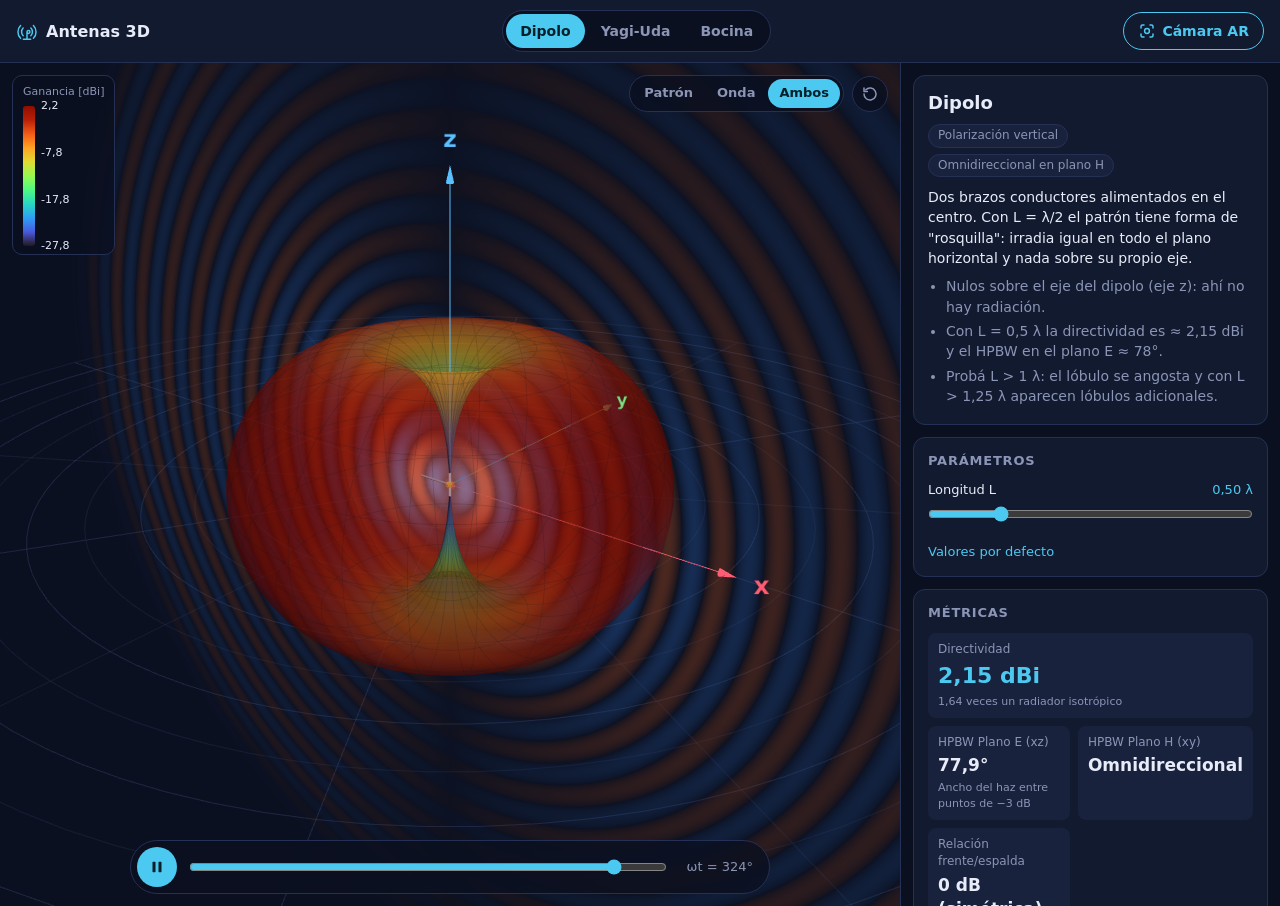
<file: index.html>
<!doctype html>
<html lang="es">
<head>
  <meta charset="utf-8">
  <meta name="viewport" content="width=device-width, initial-scale=1, viewport-fit=cover">
  <meta name="theme-color" content="#0b1020">
  <title>Antenas 3D</title>
  <link rel="stylesheet" href="css/style.css">
  <script type="importmap">
    { "imports": { "three": "./vendor/three.module.min.js", "three/addons/": "./vendor/addons/" } }
  </script>
</head>
<body>
  <header class="topbar">
    <div class="brand">
      <svg viewBox="0 0 24 24" width="22" height="22" aria-hidden="true"><path d="M12 13v8M8 21h8M12 13a1.6 1.6 0 1 0 0-.01M7.8 8.8a6 6 0 0 0 0 8.4M16.2 8.8a6 6 0 0 1 0 8.4M5 6a10 10 0 0 0 0 14M19 6a10 10 0 0 1 0 14" fill="none" stroke="currentColor" stroke-width="1.6" stroke-linecap="round"/></svg>
      <span>Antenas 3D</span>
    </div>
    <nav class="seg" id="antennaTabs" aria-label="Antena"></nav>
    <a class="ar-link" href="ar.html">
      <svg viewBox="0 0 24 24" width="18" height="18" aria-hidden="true"><path d="M4 8V6a2 2 0 0 1 2-2h2M16 4h2a2 2 0 0 1 2 2v2M20 16v2a2 2 0 0 1-2 2h-2M8 20H6a2 2 0 0 1-2-2v-2" fill="none" stroke="currentColor" stroke-width="2" stroke-linecap="round"/><circle cx="12" cy="12" r="3.2" fill="none" stroke="currentColor" stroke-width="2"/></svg>
      Cámara AR
    </a>
  </header>

  <main class="layout">
    <section class="viewer" id="viewer">
      <canvas id="scene"></canvas>

      <div class="legend" aria-label="Escala de colores">
        <div class="legend-title">Ganancia [dBi]</div>
        <div class="legend-body">
          <div class="legend-bar" id="legendBar"></div>
          <div class="legend-ticks" id="legendTicks"></div>
        </div>
      </div>

      <div class="viewer-tools">
        <div class="seg small" id="modeSeg" aria-label="Qué mostrar"></div>
        <button id="resetView" class="icon-btn" type="button" title="Restablecer vista" aria-label="Restablecer vista">
          <svg viewBox="0 0 24 24" width="18" height="18" aria-hidden="true"><path d="M4 12a8 8 0 1 0 2.4-5.7M4 4v4.5h4.5" fill="none" stroke="currentColor" stroke-width="2" stroke-linecap="round" stroke-linejoin="round"/></svg>
        </button>
      </div>

      <div class="hint" id="hint">Arrastrá para rotar · rueda o pellizco para zoom · dos dedos / clic derecho para mover</div>

      <div class="transport">
        <button id="playBtn" class="play" type="button" aria-label="Pausar">
          <svg class="i-pause" viewBox="0 0 24 24" width="18" height="18" aria-hidden="true"><rect x="6" y="5" width="4" height="14" rx="1" fill="currentColor"/><rect x="14" y="5" width="4" height="14" rx="1" fill="currentColor"/></svg>
          <svg class="i-play" viewBox="0 0 24 24" width="18" height="18" aria-hidden="true"><path d="M7 4.5v15l12-7.5z" fill="currentColor"/></svg>
        </button>
        <input type="range" id="phase" min="0" max="359" step="1" value="0" aria-label="Fase ωt de la onda">
        <span id="phaseLabel" class="phase-label">ωt = 0°</span>
      </div>
    </section>

    <aside class="panel">
      <section class="card">
        <h2 id="antName"></h2>
        <div class="tags" id="antTags"></div>
        <p id="antDesc" class="desc"></p>
        <ul id="antNotes" class="notes"></ul>
      </section>

      <section class="card">
        <h3>Parámetros</h3>
        <div id="params" class="params"></div>
      </section>

      <section class="card">
        <h3>Métricas</h3>
        <dl id="metrics" class="metrics"></dl>
        <p class="fine">Antena sin pérdidas: ganancia = directividad.</p>
      </section>

      <section class="card">
        <h3>Cortes polares <span class="sub">(dB relativos al máximo)</span></h3>
        <div class="polars">
          <figure><canvas id="polarE"></canvas><figcaption><i class="dot e"></i><span id="capE"></span></figcaption></figure>
          <figure><canvas id="polarH"></canvas><figcaption><i class="dot h"></i><span id="capH"></span></figcaption></figure>
        </div>
        <p class="fine">Líneas punteadas: puntos de media potencia (−3 dB).</p>
      </section>

      <section class="card">
        <h3>Visualización</h3>
        <div class="field">
          <span class="field-label">Plano donde se dibuja la onda</span>
          <div class="seg small wide" id="planeSeg"></div>
        </div>
        <div class="field">
          <span class="field-label">Radio del patrón</span>
          <div class="seg small wide" id="scaleSeg"></div>
        </div>
        <label class="slider-row">
          <span class="slider-head"><span>Rango dinámico</span><output id="rangeOut"></output></span>
          <input type="range" id="range" min="10" max="60" step="5" value="30">
        </label>
        <label class="slider-row">
          <span class="slider-head"><span>Opacidad del patrón</span><output id="opacityOut"></output></span>
          <input type="range" id="opacity" min="0.1" max="1" step="0.05" value="0.45">
        </label>
        <label class="slider-row">
          <span class="slider-head"><span>Velocidad de la onda</span><output id="speedOut"></output></span>
          <input type="range" id="speed" min="0.05" max="2" step="0.05" value="0.5">
        </label>
        <div class="checks">
          <label><input type="checkbox" id="chkShells"> Frentes de onda 3D</label>
          <label><input type="checkbox" id="chkAtten"> Atenuación 1/r</label>
          <label><input type="checkbox" id="chkAnt"> Antena</label>
          <label><input type="checkbox" id="chkAxes"> Ejes y grilla</label>
          <label><input type="checkbox" id="chkMesh"> Malla del patrón</label>
        </div>
      </section>

      <details class="card">
        <summary>¿Qué estoy viendo?</summary>
        <ul class="notes">
          <li><b>Patrón 3D:</b> la distancia al centro en cada dirección indica cuánto irradia la antena hacia allí (en dB, desde el piso del rango dinámico hasta el máximo). El color indica la ganancia en dBi.</li>
          <li><b>Onda:</b> el campo instantáneo Re{E} ∝ F(θ,φ)·cos(kr − ωt)/r sobre un plano. Naranja y azul son semiciclos opuestos. Con la barra inferior movés el tiempo (ωt) y ves cómo las crestas se alejan de la antena.</li>
          <li><b>Frentes 3D:</b> cada esfera es una cresta de la onda; su brillo en cada dirección es proporcional al patrón.</li>
          <li><b>Escala:</b> la antena y la longitud de onda están a escala entre sí. El tamaño del patrón es arbitrario.</li>
          <li><b>Aproximación:</b> la onda se dibuja con el modelo de campo lejano en todo el plano. Cerca de la antena (campo cercano, r &lt; 2D²/λ) el campo real es más complejo.</li>
        </ul>
      </details>
    </aside>
  </main>

  <script type="module" src="js/main.js"></script>
</body>
</html>
</file>
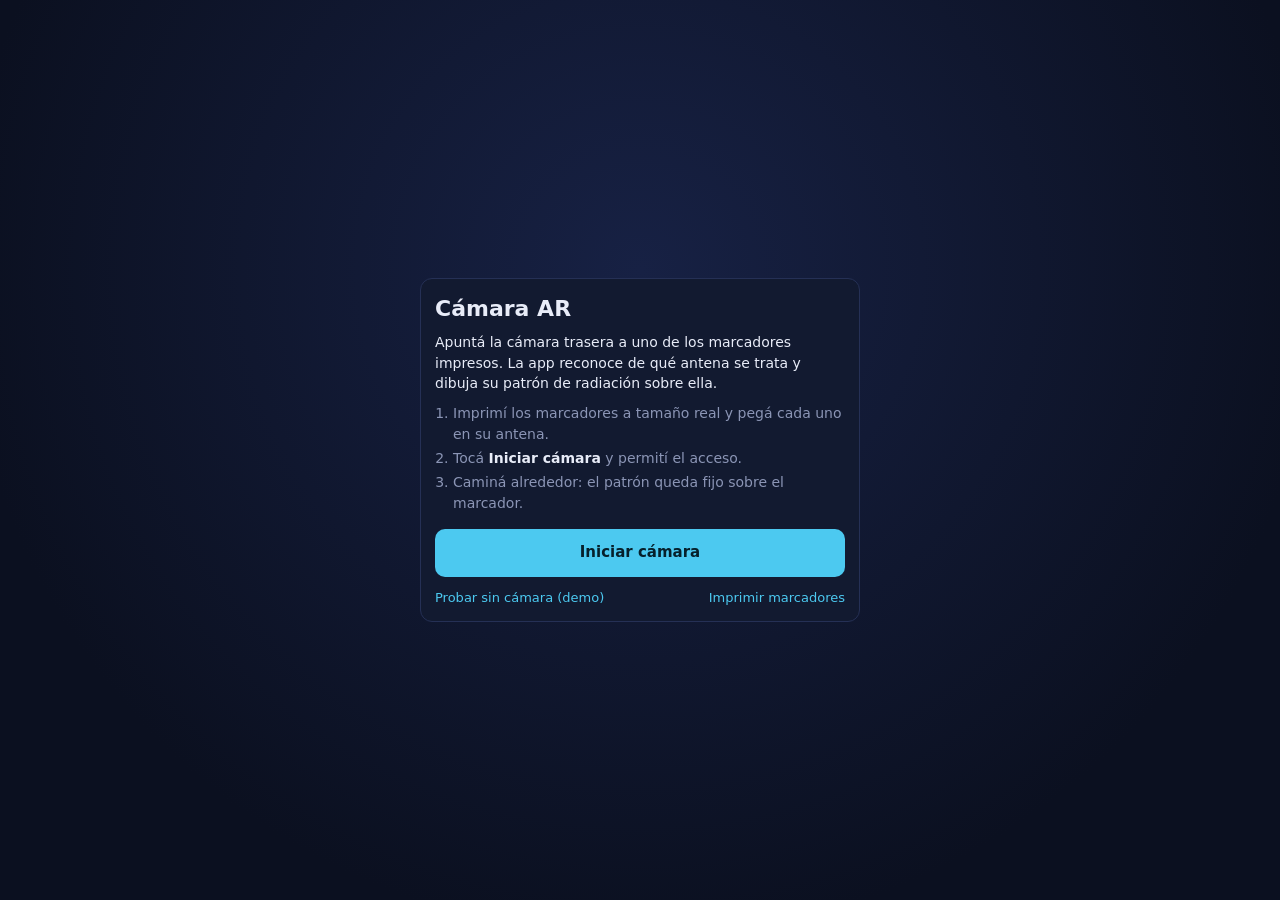
<file: ar.html>
<!doctype html>
<html lang="es">
<head>
  <meta charset="utf-8">
  <meta name="viewport" content="width=device-width, initial-scale=1, viewport-fit=cover">
  <meta name="theme-color" content="#000000">
  <title>Antenas 3D · Cámara AR</title>
  <link rel="stylesheet" href="css/style.css">
  <link rel="stylesheet" href="css/ar.css">
  <script type="importmap">
    { "imports": { "three": "./vendor/three.module.min.js", "three/addons/": "./vendor/addons/" } }
  </script>
</head>
<body class="ar">
  <div class="ar-stage" id="stage">
    <video id="video" class="ar-src" playsinline muted autoplay></video>
    <canvas id="ar3d"></canvas>
  </div>

  <header class="ar-top">
    <a href="./" class="icon-btn" aria-label="Volver al visor">
      <svg viewBox="0 0 24 24" width="18" height="18" aria-hidden="true"><path d="M15 5l-7 7 7 7" fill="none" stroke="currentColor" stroke-width="2.2" stroke-linecap="round" stroke-linejoin="round"/></svg>
    </a>
    <div class="ar-status" id="status" data-found="false"><i class="pulse"></i><span id="statusText">Buscando marcador…</span></div>
    <button class="icon-btn" id="settingsBtn" type="button" aria-label="Ajustes">
      <svg viewBox="0 0 24 24" width="18" height="18" aria-hidden="true"><path d="M4 7h10M18 7h2M4 17h4M12 17h8" fill="none" stroke="currentColor" stroke-width="2" stroke-linecap="round"/><circle cx="16" cy="7" r="2" fill="none" stroke="currentColor" stroke-width="2"/><circle cx="10" cy="17" r="2" fill="none" stroke="currentColor" stroke-width="2"/></svg>
    </button>
  </header>

  <div class="ar-bottom">
    <div class="seg small" id="modeSeg" aria-label="Qué mostrar"></div>
    <div class="transport ar-transport">
      <button id="playBtn" class="play" type="button" aria-label="Pausar">
        <svg class="i-pause" viewBox="0 0 24 24" width="18" height="18" aria-hidden="true"><rect x="6" y="5" width="4" height="14" rx="1" fill="currentColor"/><rect x="14" y="5" width="4" height="14" rx="1" fill="currentColor"/></svg>
        <svg class="i-play" viewBox="0 0 24 24" width="18" height="18" aria-hidden="true"><path d="M7 4.5v15l12-7.5z" fill="currentColor"/></svg>
      </button>
      <input type="range" id="phase" min="0" max="359" step="1" value="0" aria-label="Fase ωt de la onda">
      <span id="phaseLabel" class="phase-label">ωt = 0°</span>
    </div>
  </div>

  <section class="sheet" id="sheet" hidden>
    <div class="sheet-head">
      <h3>Ajustes</h3>
      <button class="icon-btn" id="closeSheet" type="button" aria-label="Cerrar ajustes">
        <svg viewBox="0 0 24 24" width="16" height="16" aria-hidden="true"><path d="M6 6l12 12M18 6L6 18" fill="none" stroke="currentColor" stroke-width="2.2" stroke-linecap="round"/></svg>
      </button>
    </div>
    <div class="field">
      <span class="field-label">Plano donde se dibuja la onda</span>
      <div class="seg small wide" id="planeSeg"></div>
    </div>
    <label class="slider-row">
      <span class="slider-head"><span>Lado del marcador impreso (cuadrado negro)</span><output id="markerCmOut"></output></span>
      <input type="range" id="markerCm" min="3" max="30" step="0.5">
    </label>
    <label class="slider-row">
      <span class="slider-head"><span>Tamaño del patrón</span><output id="patternCmOut"></output></span>
      <input type="range" id="patternCm" min="10" max="150" step="5">
    </label>
    <label class="slider-row">
      <span class="slider-head"><span>Opacidad del patrón</span><output id="opacityOut"></output></span>
      <input type="range" id="opacity" min="0.1" max="1" step="0.05">
    </label>

    <h4 id="offsetTitle">Posición de la antena</h4>
    <p class="fine">Distancia del centro del marcador al centro de la antena. Se guarda para cada antena.</p>
    <label class="slider-row">
      <span class="slider-head"><span>Adelante (+x, hacia la flecha)</span><output id="off_xOut"></output></span>
      <input type="range" id="off_x" min="-100" max="100" step="1">
    </label>
    <label class="slider-row">
      <span class="slider-head"><span>Detrás del marcador (+y)</span><output id="off_yOut"></output></span>
      <input type="range" id="off_y" min="-100" max="100" step="1">
    </label>
    <label class="slider-row">
      <span class="slider-head"><span>Arriba (+z)</span><output id="off_zOut"></output></span>
      <input type="range" id="off_z" min="-100" max="100" step="1">
    </label>

    <div class="checks">
      <label><input type="checkbox" id="chkShells"> Frentes de onda 3D</label>
      <label><input type="checkbox" id="chkAnt"> Modelo de la antena</label>
      <label><input type="checkbox" id="chkAxes"> Ejes</label>
    </div>

    <details class="advanced">
      <summary>Avanzado</summary>
      <label class="slider-row">
        <span class="slider-head"><span>Campo visual de la cámara (lado largo)</span><output id="fovDegOut"></output></span>
        <input type="range" id="fovDeg" min="40" max="90" step="1">
      </label>
      <p class="fine">Si el patrón parece "flotar" o deformarse al acercarte, probá cambiar este valor.</p>
    </details>
    <button class="link-btn" id="resetSettings" type="button">Restablecer ajustes</button>
  </section>

  <div class="ar-start" id="start">
    <div class="card start-card">
      <h2>Cámara AR</h2>
      <p>Apuntá la cámara trasera a uno de los marcadores impresos. La app reconoce de qué antena se trata y dibuja su patrón de radiación sobre ella.</p>
      <ol class="notes">
        <li>Imprimí los marcadores a tamaño real y pegá cada uno en su antena.</li>
        <li>Tocá <b>Iniciar cámara</b> y permití el acceso.</li>
        <li>Caminá alrededor: el patrón queda fijo sobre el marcador.</li>
      </ol>
      <button class="primary-btn" id="startCam" type="button">Iniciar cámara</button>
      <div class="start-links">
        <button class="link-btn" id="startDemo" type="button">Probar sin cámara (demo)</button>
        <a class="link-btn" href="marcadores.html">Imprimir marcadores</a>
      </div>
      <p class="error" id="startError" role="alert"></p>
    </div>
  </div>

  <script src="vendor/aruco/cv.js"></script>
  <script src="vendor/aruco/aruco.js"></script>
  <script type="module" src="js/ar.js"></script>
</body>
</html>
</file>
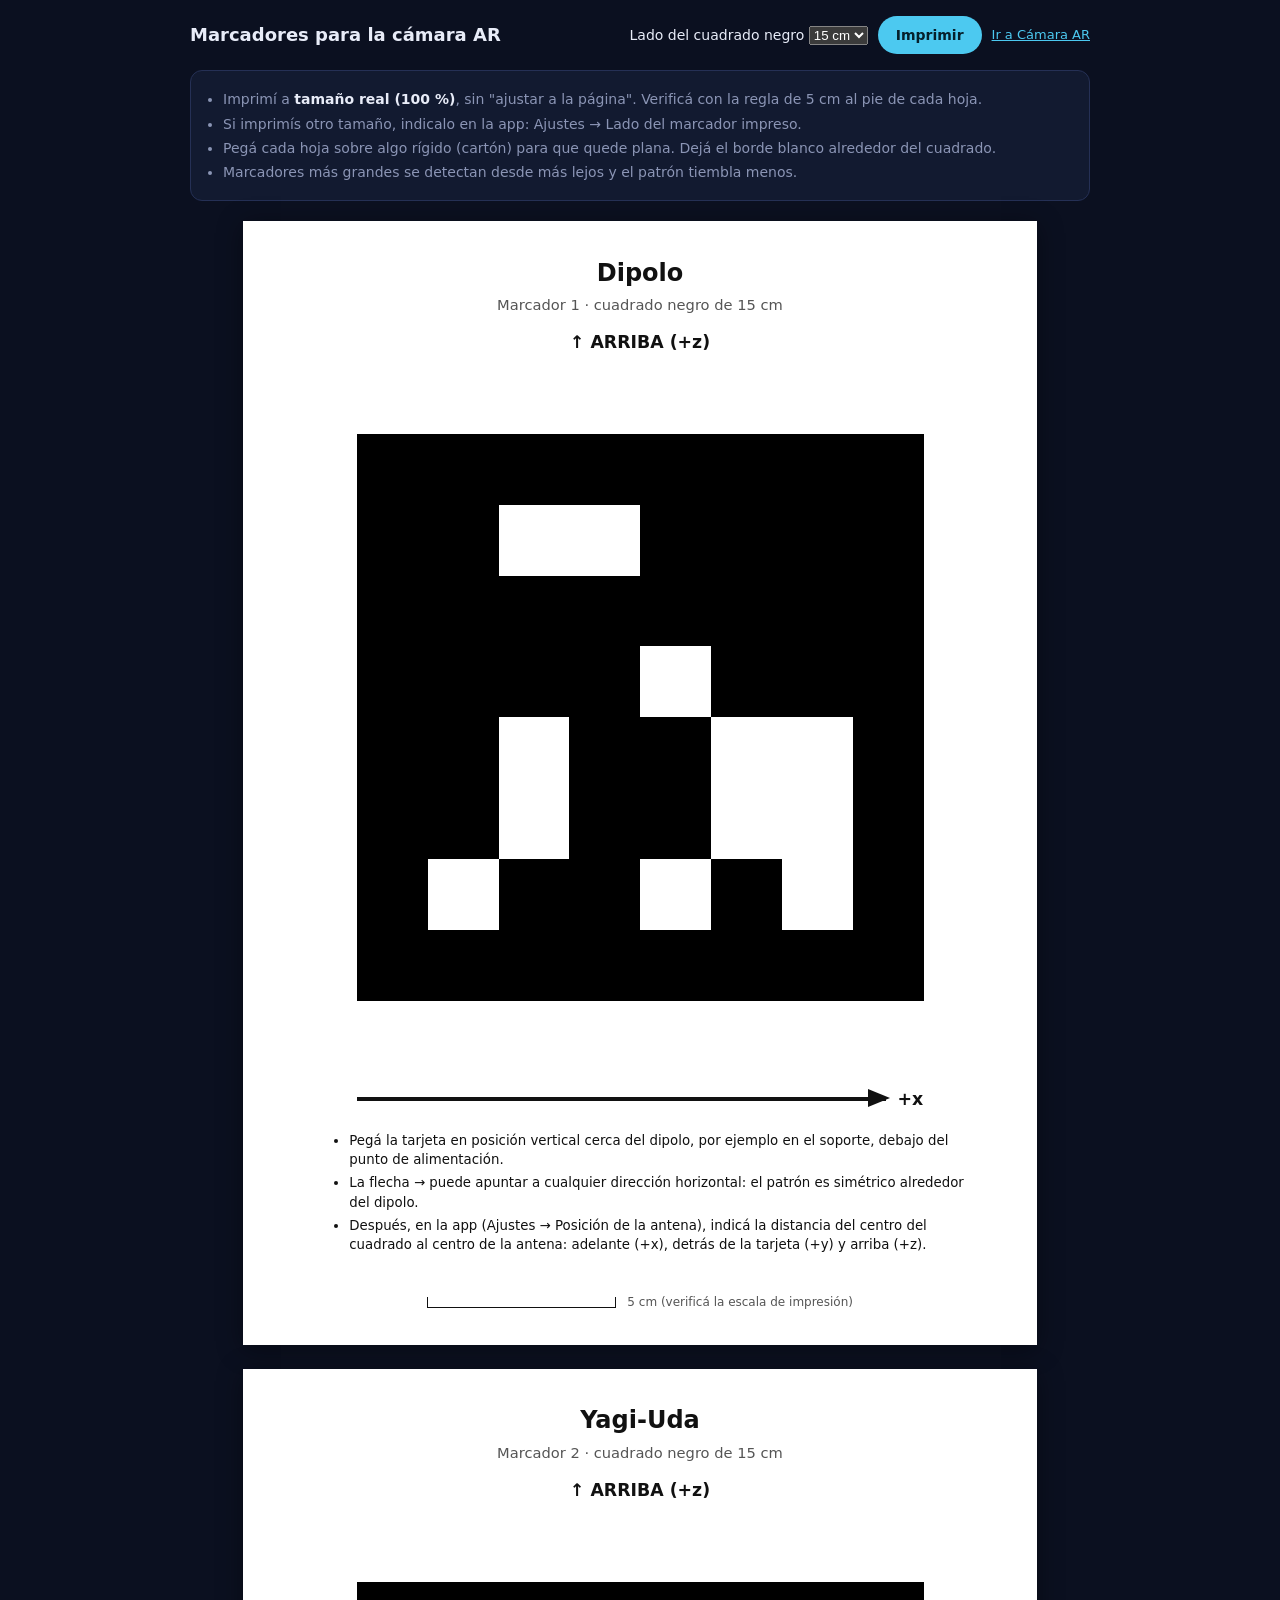
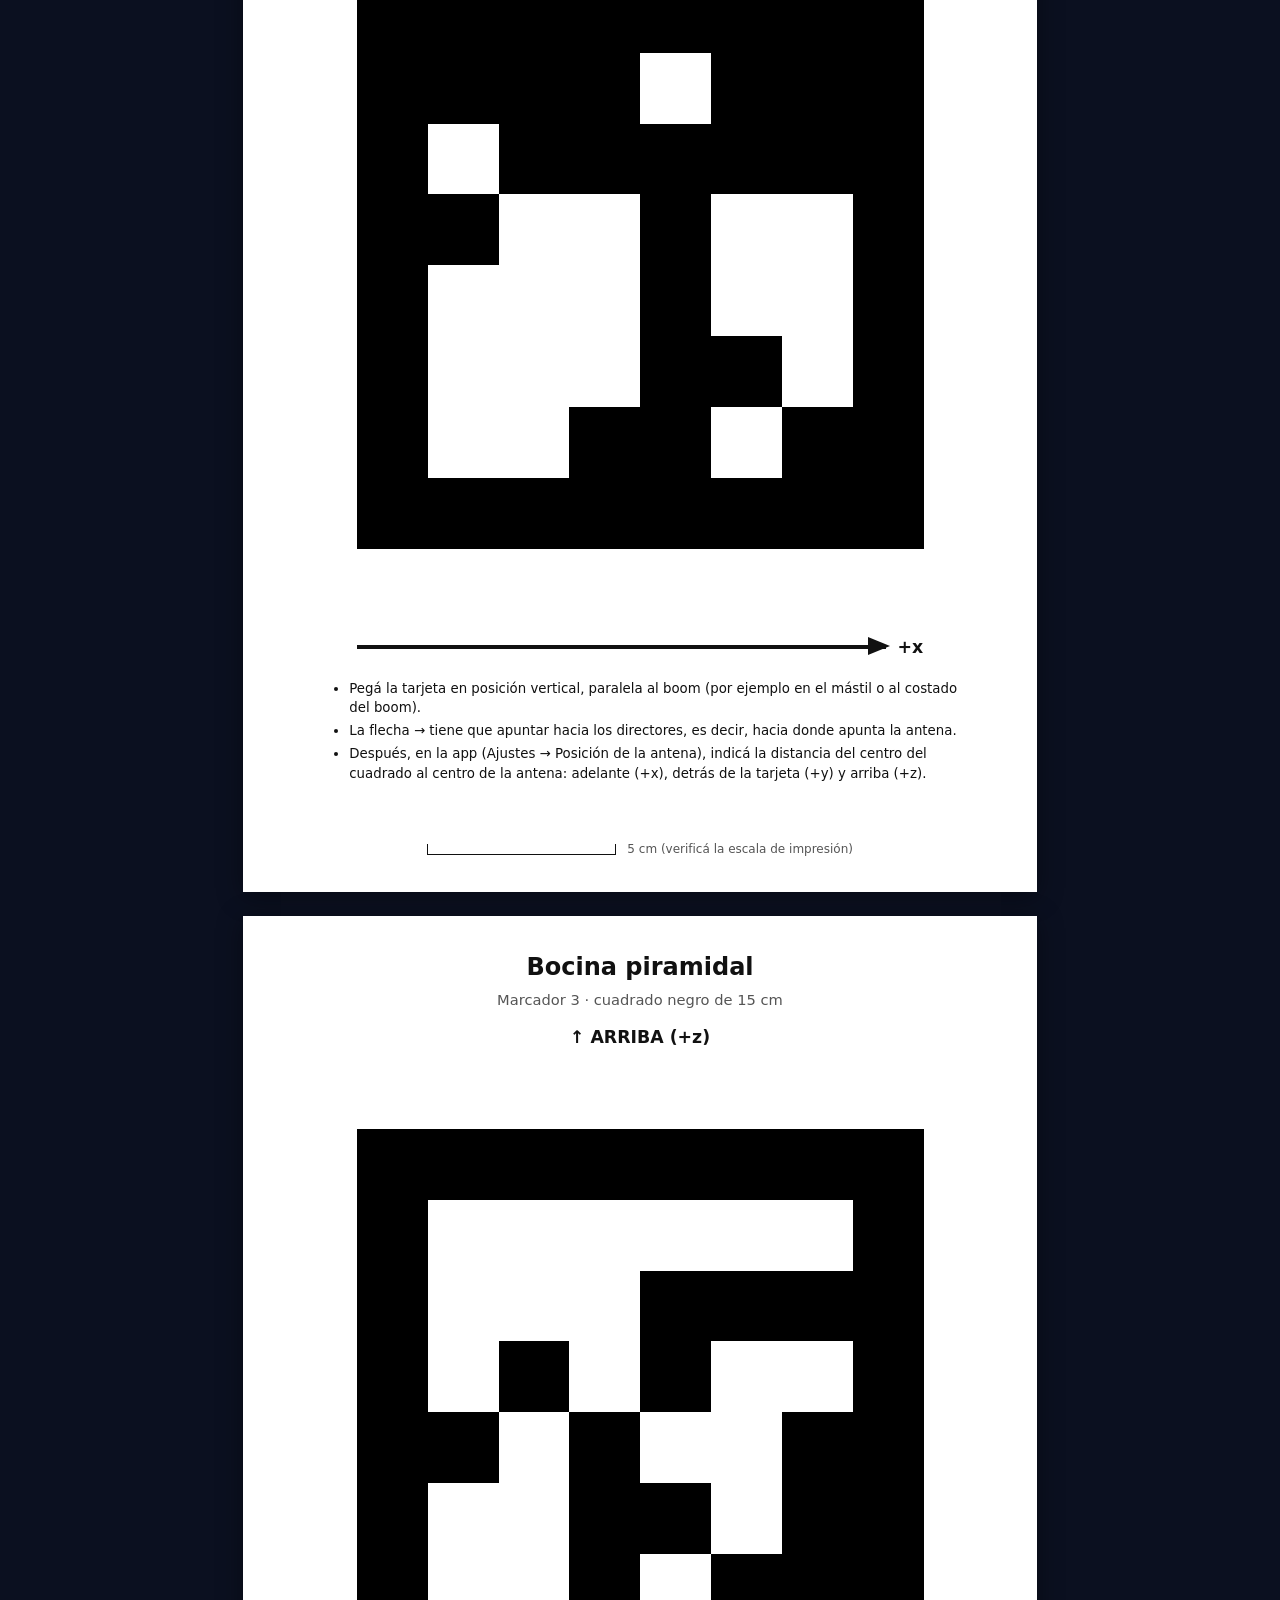
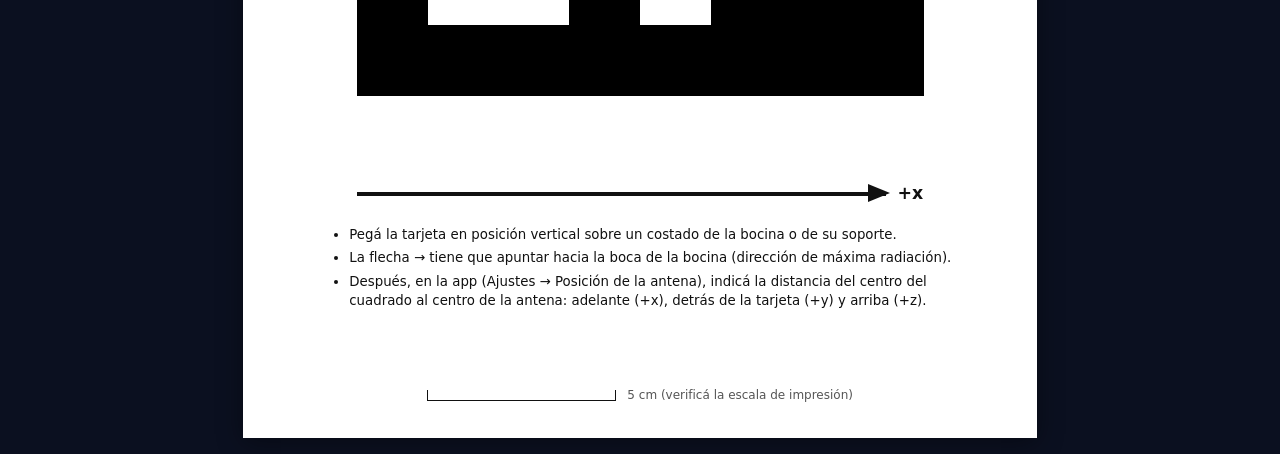
<file: marcadores.html>
<!doctype html>
<html lang="es">
<head>
  <meta charset="utf-8">
  <meta name="viewport" content="width=device-width, initial-scale=1">
  <title>Antenas 3D · Marcadores</title>
  <link rel="stylesheet" href="css/style.css">
  <style>
    body { padding: 16px; }
    .toolbar {
      max-width: 900px;
      margin: 0 auto 16px;
      display: flex;
      flex-wrap: wrap;
      gap: 12px;
      align-items: center;
      justify-content: space-between;
    }
    .toolbar h1 { font-size: 18px; margin: 0; }
    .toolbar .actions { display: flex; gap: 10px; align-items: center; flex-wrap: wrap; }
    .print-btn {
      border: 0; border-radius: 999px; padding: 9px 18px; cursor: pointer;
      background: var(--accent); color: var(--accent-ink); font-weight: 650;
    }
    .help { max-width: 900px; margin: 0 auto 20px; }
    .pages { display: flex; flex-direction: column; align-items: center; gap: 24px; }

    /* Cada hoja A4 */
    .page {
      width: 210mm;
      min-height: 297mm;
      padding: 9mm 10mm;
      background: #fff;
      color: #111;
      box-sizing: border-box;
      display: flex;
      flex-direction: column;
      align-items: center;
      font-family: system-ui, sans-serif;
      box-shadow: 0 4px 24px rgba(0, 0, 0, 0.4);
    }
    .page h2 { margin: 0; font-size: 18pt; }
    .page .sub { margin: 1mm 0 4mm; color: #555; font-size: 11pt; }
    .up { font-weight: 700; font-size: 13pt; margin-bottom: 2mm; }
    .up::before { content: "↑ "; }
    .marker svg { display: block; shape-rendering: crispEdges; }
    .xarrow {
      display: flex; align-items: center; gap: 3mm; margin-top: 4mm;
      font-weight: 700; font-size: 13pt;
    }
    .xarrow .line { height: 0; border-top: 1.2mm solid #111; position: relative; }
    .xarrow .line::after {
      content: ""; position: absolute; right: -1mm; top: -3.2mm;
      border-left: 6mm solid #111; border-top: 2.6mm solid transparent; border-bottom: 2.6mm solid transparent;
    }
    .mount { margin-top: 4mm; font-size: 10pt; line-height: 1.45; max-width: 175mm; }
    .mount li { margin: 1mm 0; }
    .ruler { margin-top: auto; padding-top: 6mm; font-size: 9pt; color: #555; display: flex; align-items: center; gap: 3mm; }
    .ruler i { display: inline-block; width: 50mm; height: 3mm; border: 0.4mm solid #111; border-top: 0; }

    @media screen and (max-width: 860px) {
      .page { zoom: 0.42; }
    }
    @media print {
      @page { size: A4; margin: 0; }
      html, body { background: #fff; padding: 0; }
      .toolbar, .help { display: none; }
      .pages { gap: 0; }
      .page { box-shadow: none; break-after: page; zoom: 1 !important; }
    }
  </style>
</head>
<body>
  <div class="toolbar">
    <h1>Marcadores para la cámara AR</h1>
    <div class="actions">
      <label>Lado del cuadrado negro
        <select id="size">
          <option value="10">10 cm</option>
          <option value="15" selected>15 cm</option>
        </select>
      </label>
      <button class="print-btn" type="button" onclick="print()">Imprimir</button>
      <a class="link-btn" href="ar.html">Ir a Cámara AR</a>
    </div>
  </div>
  <div class="help card">
    <ul class="notes">
      <li>Imprimí a <b>tamaño real (100 %)</b>, sin "ajustar a la página". Verificá con la regla de 5 cm al pie de cada hoja.</li>
      <li>Si imprimís otro tamaño, indicalo en la app: Ajustes → Lado del marcador impreso.</li>
      <li>Pegá cada hoja sobre algo rígido (cartón) para que quede plana. Dejá el borde blanco alrededor del cuadrado.</li>
      <li>Marcadores más grandes se detectan desde más lejos y el patrón tiembla menos.</li>
    </ul>
  </div>
  <div class="pages" id="pages"></div>

  <script src="vendor/aruco/cv.js"></script>
  <script src="vendor/aruco/aruco.js"></script>
  <script type="module">
    import { ANTENNAS } from './js/antennas.js';

    const MOUNT = {
      dipolo: [
        'Pegá la tarjeta en posición vertical cerca del dipolo, por ejemplo en el soporte, debajo del punto de alimentación.',
        'La flecha → puede apuntar a cualquier dirección horizontal: el patrón es simétrico alrededor del dipolo.',
      ],
      yagi: [
        'Pegá la tarjeta en posición vertical, paralela al boom (por ejemplo en el mástil o al costado del boom).',
        'La flecha → tiene que apuntar hacia los directores, es decir, hacia donde apunta la antena.',
      ],
      bocina: [
        'Pegá la tarjeta en posición vertical sobre un costado de la bocina o de su soporte.',
        'La flecha → tiene que apuntar hacia la boca de la bocina (dirección de máxima radiación).',
      ],
    };

    const dict = new window.AR.Dictionary('ARUCO_MIP_36h12');

    function render() {
      const cm = parseFloat(document.getElementById('size').value);
      const total = cm * 10 / 8; // el SVG incluye un borde blanco de una celda por lado
      document.getElementById('pages').innerHTML = ANTENNAS.map((a) => `
        <section class="page">
          <h2>${a.full}</h2>
          <div class="sub">Marcador ${a.markerId} · cuadrado negro de ${cm} cm</div>
          <div class="up">ARRIBA (+z)</div>
          <div class="marker">${dict.generateSVG(a.markerId).replace('<svg ', `<svg width="${total}cm" height="${total}cm" `)}</div>
          <div class="xarrow"><span class="line" style="width:${Math.min(cm, 14)}cm"></span><span>+x</span></div>
          <ul class="mount">
            ${MOUNT[a.id].map((t) => `<li>${t}</li>`).join('')}
            <li>Después, en la app (Ajustes → Posición de la antena), indicá la distancia del centro del cuadrado al centro de la antena: adelante (+x), detrás de la tarjeta (+y) y arriba (+z).</li>
          </ul>
          <div class="ruler"><i></i> 5 cm (verificá la escala de impresión)</div>
        </section>`).join('');
    }
    document.getElementById('size').addEventListener('change', render);
    render();
  </script>
</body>
</html>
</file>
<file: css/style.css>
:root {
  --bg: #0b1020;
  --surface: #121a30;
  --surface-2: #19223d;
  --border: #253055;
  --grid: #2a3350;
  --text: #e8ecf8;
  --muted: #8b95b5;
  --accent: #4cc9f0;
  --accent-ink: #06202b;
  --e: #ff8a5b;
  --h: #5bc0ff;
  --radius: 12px;
  color-scheme: dark;
}

* { box-sizing: border-box; }

html, body {
  margin: 0;
  background: var(--bg);
  color: var(--text);
  font: 14px/1.45 system-ui, -apple-system, "Segoe UI", Roboto, sans-serif;
  -webkit-text-size-adjust: 100%;
}

button { font: inherit; color: inherit; }

/* ------------------------------------------------------------ Barra superior */

.topbar {
  display: flex;
  align-items: center;
  justify-content: space-between;
  gap: 12px;
  padding: 10px 16px;
  padding-top: max(10px, env(safe-area-inset-top));
  border-bottom: 1px solid var(--border);
  background: var(--surface);
  flex-wrap: wrap;
}

.brand {
  display: flex;
  align-items: center;
  gap: 8px;
  font-weight: 650;
  font-size: 16px;
  color: var(--accent);
}
.brand span { color: var(--text); }

.ar-link {
  display: inline-flex;
  align-items: center;
  gap: 6px;
  padding: 8px 14px;
  border-radius: 999px;
  border: 1px solid var(--accent);
  color: var(--accent);
  text-decoration: none;
  font-weight: 600;
  white-space: nowrap;
}
.ar-link:hover { background: rgba(76, 201, 240, 0.12); }

/* ------------------------------------------------------------ Segmentados */

.seg {
  display: inline-flex;
  background: var(--bg);
  border: 1px solid var(--border);
  border-radius: 999px;
  padding: 3px;
  gap: 2px;
}
.seg button {
  border: 0;
  background: transparent;
  padding: 7px 14px;
  border-radius: 999px;
  cursor: pointer;
  color: var(--muted);
  font-weight: 550;
  white-space: nowrap;
  touch-action: manipulation;
}
.seg button:hover { color: var(--text); }
.seg button[aria-pressed="true"] {
  background: var(--accent);
  color: var(--accent-ink);
}
.seg.small button { padding: 5px 11px; font-size: 13px; }
.seg.wide { display: flex; }
.seg.wide button { flex: 1; }

/* ------------------------------------------------------------ Layout */

.layout {
  display: grid;
  grid-template-columns: minmax(0, 1fr) 380px;
  height: calc(100dvh - 57px);
}

.viewer {
  position: relative;
  min-height: 0;
  overflow: hidden;
  background: radial-gradient(ellipse at 50% 40%, #131c38 0%, var(--bg) 70%);
}
#scene {
  display: block;
  width: 100%;
  height: 100%;
  touch-action: none;
  outline: none;
}

.panel {
  overflow-y: auto;
  border-left: 1px solid var(--border);
  padding: 12px;
  display: flex;
  flex-direction: column;
  gap: 12px;
  padding-bottom: max(12px, env(safe-area-inset-bottom));
}

@media (max-width: 900px) {
  .layout { display: block; height: auto; }
  .viewer {
    position: sticky;
    top: 0;
    z-index: 5;
    height: 58svh;
    border-bottom: 1px solid var(--border);
  }
  .panel { border-left: 0; }
  .topbar { justify-content: center; }
}

/* ------------------------------------------------------------ Overlays del visor */

.legend {
  position: absolute;
  top: 12px;
  left: 12px;
  background: rgba(11, 16, 32, 0.72);
  border: 1px solid var(--border);
  border-radius: 10px;
  padding: 8px 10px;
  backdrop-filter: blur(6px);
  -webkit-backdrop-filter: blur(6px);
  pointer-events: none;
}
.legend-title { font-size: 11px; color: var(--muted); margin-bottom: 6px; }
.legend-body { display: flex; gap: 6px; height: 140px; }
.legend-bar { width: 12px; border-radius: 3px; }
.legend-ticks { position: relative; width: 38px; font-size: 11px; font-variant-numeric: tabular-nums; }
.legend-ticks span { position: absolute; left: 0; transform: translateY(-50%); }

.viewer-tools {
  position: absolute;
  top: 12px;
  right: 12px;
  display: flex;
  gap: 8px;
  align-items: center;
}
.viewer-tools .seg { background: rgba(11, 16, 32, 0.8); backdrop-filter: blur(6px); -webkit-backdrop-filter: blur(6px); }

.icon-btn {
  width: 36px;
  height: 36px;
  border-radius: 50%;
  border: 1px solid var(--border);
  background: rgba(11, 16, 32, 0.8);
  display: grid;
  place-items: center;
  cursor: pointer;
  color: var(--muted);
}
.icon-btn:hover { color: var(--text); }

.hint {
  position: absolute;
  left: 50%;
  bottom: 74px;
  transform: translateX(-50%);
  background: rgba(11, 16, 32, 0.8);
  border: 1px solid var(--border);
  padding: 6px 12px;
  border-radius: 999px;
  font-size: 12px;
  color: var(--muted);
  white-space: nowrap;
  pointer-events: none;
  transition: opacity 0.5s;
  max-width: calc(100% - 24px);
  overflow: hidden;
  text-overflow: ellipsis;
}
.hint.hidden { opacity: 0; }

.transport {
  position: absolute;
  left: 12px;
  right: 12px;
  bottom: 12px;
  display: flex;
  align-items: center;
  gap: 12px;
  background: rgba(11, 16, 32, 0.82);
  border: 1px solid var(--border);
  border-radius: 999px;
  padding: 6px 16px 6px 6px;
  backdrop-filter: blur(6px);
  -webkit-backdrop-filter: blur(6px);
  max-width: 640px;
  margin: 0 auto;
}
.play {
  flex: none;
  width: 40px;
  height: 40px;
  border-radius: 50%;
  border: 0;
  background: var(--accent);
  color: var(--accent-ink);
  display: grid;
  place-items: center;
  cursor: pointer;
  touch-action: manipulation;
}
.play .i-play { display: none; }
.play[data-playing="false"] .i-play { display: block; }
.play[data-playing="false"] .i-pause { display: none; }
.transport input { flex: 1; min-width: 0; }
.phase-label {
  flex: none;
  width: 74px;
  text-align: right;
  font-variant-numeric: tabular-nums;
  font-size: 13px;
  color: var(--muted);
}

/* ------------------------------------------------------------ Tarjetas */

.card {
  background: var(--surface);
  border: 1px solid var(--border);
  border-radius: var(--radius);
  padding: 14px;
}
.card h2 { margin: 0 0 8px; font-size: 18px; }
.card h3 { margin: 0 0 10px; font-size: 13px; text-transform: uppercase; letter-spacing: 0.06em; color: var(--muted); }
.card h3 .sub { text-transform: none; letter-spacing: 0; font-weight: 400; }
.desc { margin: 10px 0 8px; }
.notes { margin: 0; padding-left: 18px; color: var(--muted); }
.notes li { margin: 4px 0; }
.notes b { color: var(--text); }
.fine { margin: 8px 0 0; font-size: 12px; color: var(--muted); }

details.card summary { cursor: pointer; font-weight: 600; }
details.card[open] summary { margin-bottom: 10px; }

.tags { display: flex; flex-wrap: wrap; gap: 6px; }
.tag {
  font-size: 12px;
  padding: 2px 9px;
  border-radius: 999px;
  background: var(--surface-2);
  border: 1px solid var(--border);
  color: var(--muted);
}

/* ------------------------------------------------------------ Controles */

input[type="range"] {
  width: 100%;
  accent-color: var(--accent);
  height: 28px;
  margin: 0;
}

.slider-row { display: block; margin-bottom: 8px; }
.slider-head {
  display: flex;
  justify-content: space-between;
  font-size: 13px;
}
.slider-head output { color: var(--accent); font-variant-numeric: tabular-nums; }

.link-btn {
  border: 0;
  background: none;
  padding: 0;
  color: var(--accent);
  cursor: pointer;
  font-size: 13px;
}

.field { margin-bottom: 12px; }
.field-label { display: block; font-size: 13px; margin-bottom: 6px; }

.checks {
  display: grid;
  grid-template-columns: 1fr 1fr;
  gap: 8px 12px;
  margin-top: 6px;
}
.checks label { display: flex; align-items: center; gap: 8px; font-size: 13px; cursor: pointer; }
.checks input { accent-color: var(--accent); width: 16px; height: 16px; }

/* ------------------------------------------------------------ Métricas y polares */

.metrics {
  display: grid;
  grid-template-columns: 1fr 1fr;
  gap: 8px;
  margin: 0;
}
.metric {
  background: var(--surface-2);
  border-radius: 8px;
  padding: 8px 10px;
}
.metric dt { font-size: 12px; color: var(--muted); }
.metric dd { margin: 2px 0 0; font-size: 17px; font-weight: 650; font-variant-numeric: tabular-nums; }
.metric small { display: block; font-size: 11px; color: var(--muted); margin-top: 2px; }
.metric:first-child { grid-column: 1 / -1; }
.metric:first-child dd { font-size: 22px; color: var(--accent); }

.polars {
  display: grid;
  grid-template-columns: minmax(0, 320px);
  justify-content: center;
  gap: 14px;
}
.polars figure { margin: 0; }
.polars canvas { display: block; width: 100%; aspect-ratio: 1; }
.polars figcaption {
  display: flex;
  align-items: center;
  justify-content: center;
  gap: 6px;
  font-size: 12px;
  color: var(--muted);
}
.dot { width: 9px; height: 9px; border-radius: 50%; display: inline-block; }
.dot.e { background: var(--e); }
.dot.h { background: var(--h); }

@media (max-width: 900px) and (min-width: 600px) {
  .polars { grid-template-columns: 1fr 1fr; }
}
@media (max-width: 420px) {
  .seg button { padding: 6px 11px; }
  .legend-body { height: 100px; }
  .legend { padding: 6px 8px; }
  .viewer-tools { top: auto; bottom: 70px; right: 12px; }
  .hint { display: none; }
}
</file>
<file: css/ar.css>
body.ar {
  position: fixed;
  inset: 0;
  overflow: hidden;
  background: #000;
  overscroll-behavior: none;
}

.ar-stage {
  position: fixed;
  inset: 0;
  overflow: hidden;
  background: #000;
}
.ar-stage .ar-src,
.ar-stage #ar3d {
  position: absolute;
  inset: 0;
  width: 100%;
  height: 100%;
  object-fit: cover;
  display: block;
}
#ar3d { pointer-events: none; }

/* ------------------------------------------------------------ Barra superior */

.ar-top {
  position: fixed;
  top: 0;
  left: 0;
  right: 0;
  display: flex;
  align-items: center;
  justify-content: space-between;
  gap: 10px;
  padding: 12px 16px;
  padding-top: max(12px, env(safe-area-inset-top));
  z-index: 10;
}
.ar-top .icon-btn { text-decoration: none; }

.ar-status {
  display: flex;
  align-items: center;
  gap: 8px;
  min-width: 0;
  padding: 8px 14px;
  border-radius: 999px;
  background: rgba(11, 16, 32, 0.78);
  border: 1px solid var(--border);
  backdrop-filter: blur(6px);
  -webkit-backdrop-filter: blur(6px);
  font-size: 13px;
  font-weight: 550;
}
.ar-status span { overflow: hidden; text-overflow: ellipsis; white-space: nowrap; }
.pulse {
  flex: none;
  width: 9px;
  height: 9px;
  border-radius: 50%;
  background: #f4b740;
  animation: pulse 1.2s ease-in-out infinite;
}
.ar-status[data-found="true"] .pulse { background: #4ade80; animation: none; }
@keyframes pulse { 50% { opacity: 0.3; } }

/* ------------------------------------------------------------ Barra inferior */

.ar-bottom {
  position: fixed;
  left: 0;
  right: 0;
  bottom: 0;
  padding: 0 12px max(12px, env(safe-area-inset-bottom));
  display: flex;
  flex-direction: column;
  align-items: center;
  gap: 10px;
  z-index: 10;
}
.ar-bottom .seg { background: rgba(11, 16, 32, 0.8); backdrop-filter: blur(6px); -webkit-backdrop-filter: blur(6px); }
.ar-transport { position: static; width: 100%; }

/* ------------------------------------------------------------ Hoja de ajustes */

.sheet {
  position: fixed;
  z-index: 20;
  right: 12px;
  top: max(64px, calc(env(safe-area-inset-top) + 56px));
  width: min(360px, calc(100% - 24px));
  max-height: calc(100% - 180px);
  overflow-y: auto;
  background: rgba(18, 26, 48, 0.96);
  border: 1px solid var(--border);
  border-radius: var(--radius);
  padding: 14px;
  backdrop-filter: blur(8px);
  -webkit-backdrop-filter: blur(8px);
}
.sheet[hidden] { display: none; }
.sheet-head { display: flex; align-items: center; justify-content: space-between; margin-bottom: 8px; }
.sheet-head h3 { margin: 0; font-size: 15px; }
.sheet h4 { margin: 14px 0 2px; font-size: 13px; }
.sheet .fine { margin: 0 0 8px; }
.sheet .checks { margin: 8px 0 10px; }
.sheet input[type="range"]:disabled { opacity: 0.4; }
.advanced { margin: 4px 0 10px; font-size: 13px; }
.advanced summary { cursor: pointer; color: var(--muted); margin-bottom: 8px; }

/* ------------------------------------------------------------ Pantalla inicial */

.ar-start {
  position: fixed;
  inset: 0;
  z-index: 30;
  display: grid;
  place-items: center;
  padding: 16px;
  background: radial-gradient(ellipse at 50% 30%, #172144 0%, var(--bg) 75%);
  overflow-y: auto;
}
.ar-start[hidden] { display: none; }
.start-card { width: min(440px, 100%); }
.start-card h2 { font-size: 22px; }
.start-card p { margin: 6px 0 10px; }
.start-card ol { margin-bottom: 16px; }
.primary-btn {
  width: 100%;
  border: 0;
  border-radius: 10px;
  padding: 13px;
  background: var(--accent);
  color: var(--accent-ink);
  font-weight: 650;
  font-size: 15px;
  cursor: pointer;
}
.start-links { display: flex; justify-content: space-between; gap: 12px; margin-top: 12px; flex-wrap: wrap; }
.start-links a { text-decoration: none; }
.error { color: #ff8a8a; font-size: 13px; min-height: 1em; margin: 12px 0 0; }
.error:empty { display: none; }
</file>
